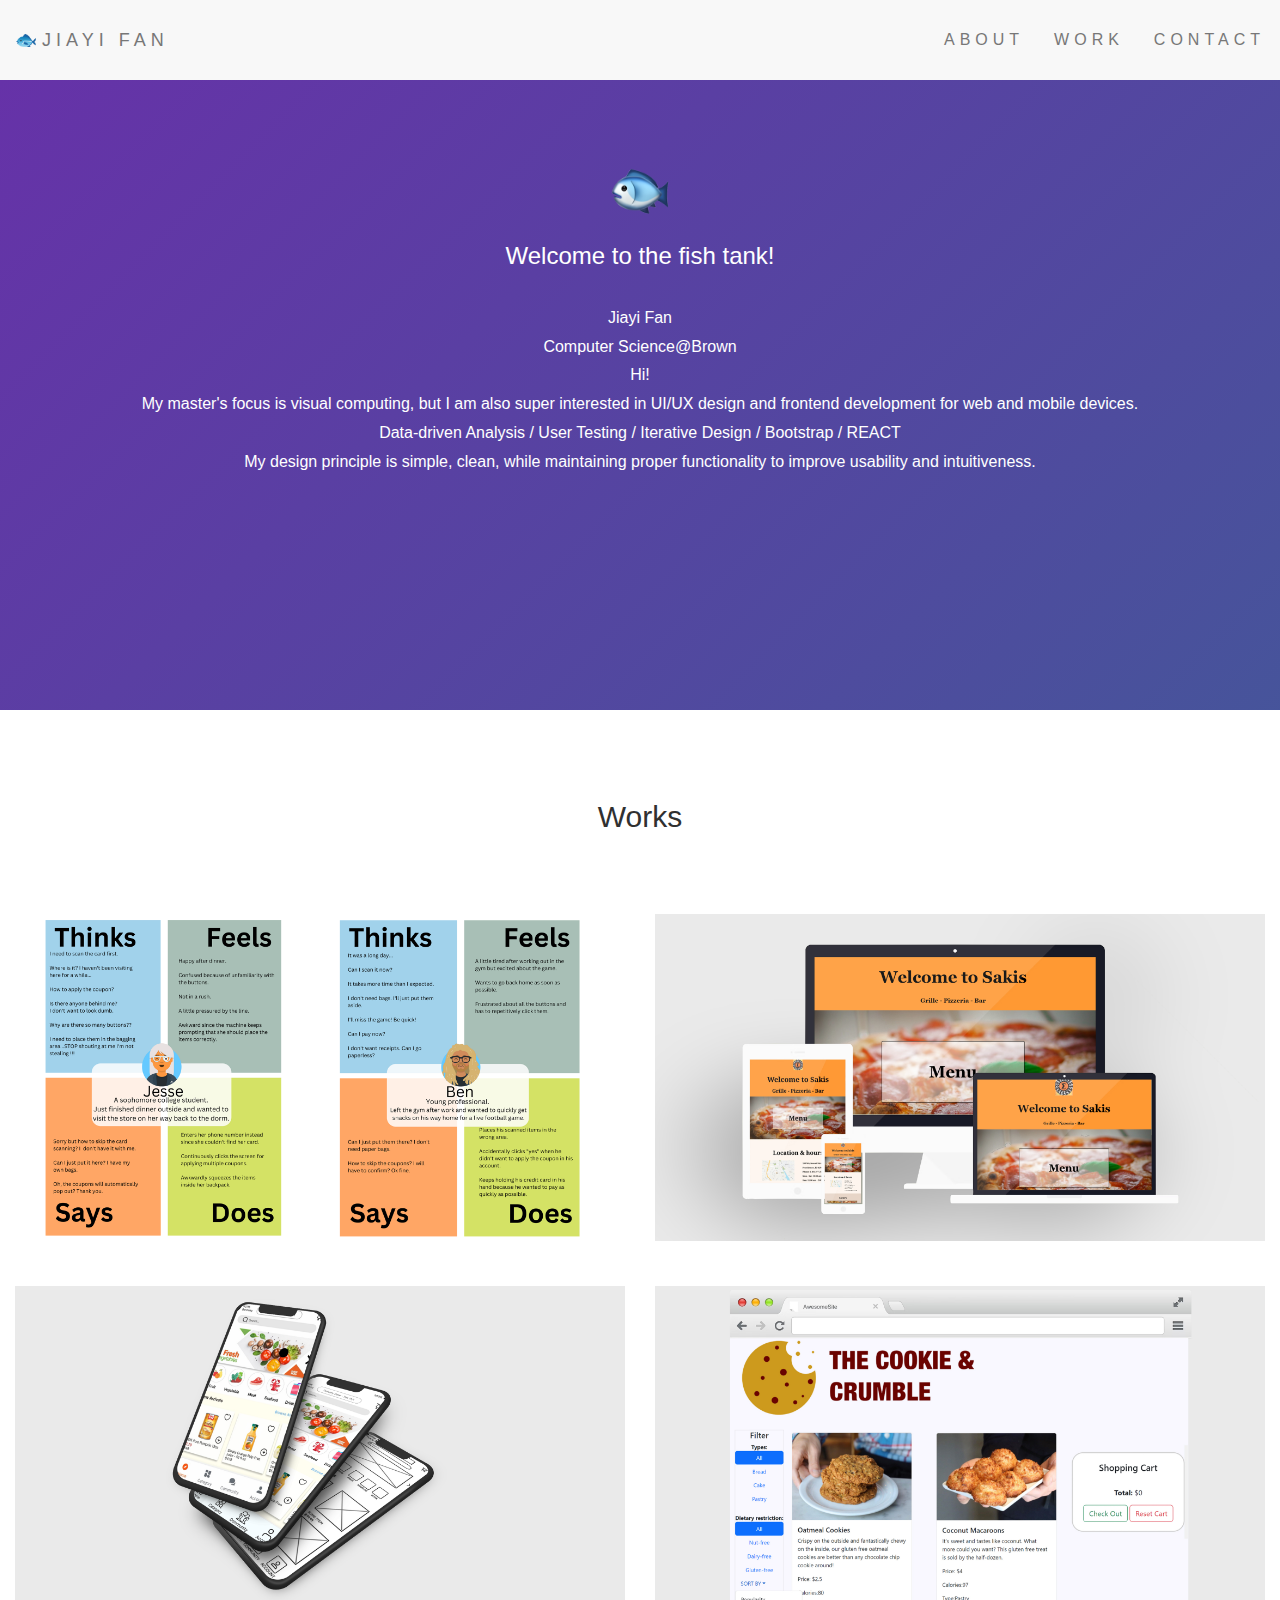
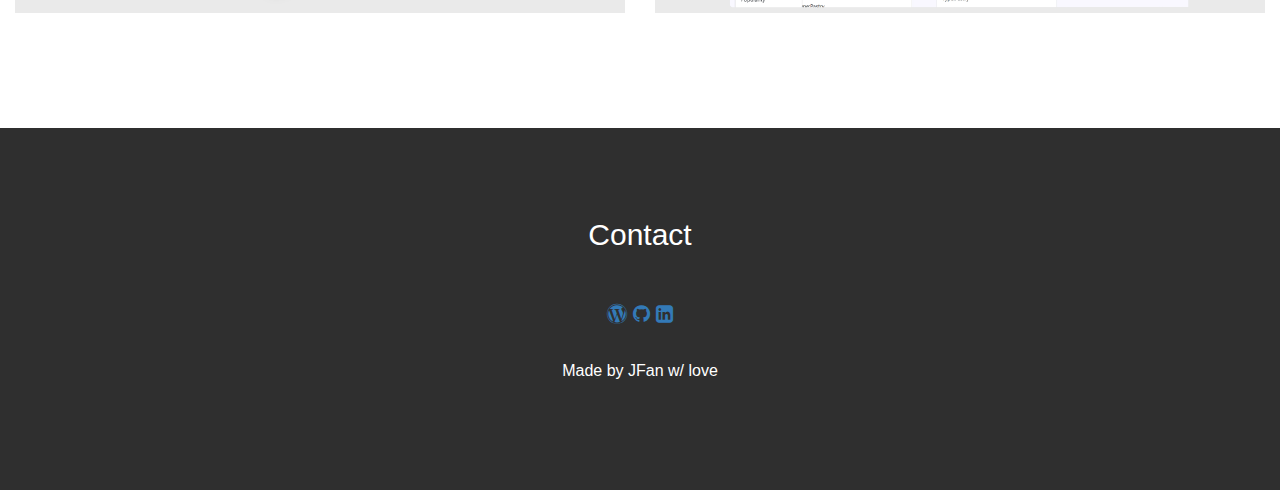
<file: index.html>
<!DOCTYPE html>
<html lang="en">

<head>
    <title>Portfolio</title>
    <meta charset="utf-8">
    <meta name="viewport" content="width=device-width, initial-scale=1">
    <link rel="stylesheet" href="https://maxcdn.bootstrapcdn.com/bootstrap/3.4.1/css/bootstrap.min.css">
    <!-- import javascript variables and functions -->
    <script src="app.js" defer></script>
    <!-- import CSS styles -->
    <link rel="stylesheet" href="styles.css" />

</head>

<body>

    <!-- Navbar -->

    <nav class="navbar navbar-default">
        <!-- <div class="container"> -->
            <div class="navbar-header">
                <button type="button" class="navbar-toggle" data-toggle="collapse" data-target="#myNavbar">
                    <span class="icon-bar"></span>
                    <span class="icon-bar"></span>
                    <span class="icon-bar"></span>
                </button>
                <a class="navbar-brand" href="index.html">🐟JIAYI FAN</a>
            </div>
            <div class="collapse navbar-collapse" id="myNavbar">
                <ul class="nav navbar-nav navbar-right">
                    <li><a href="index.html">ABOUT</a></li>
                    <li><a href="index.html#works">WORK</a></li>
                    <li><a href="index.html#contact">CONTACT</a></li>
                </ul>
            </div>
        <!-- </div> -->
    </nav>

    <!-- First Container -->
    <div class="container-fluid bg-1 text-center">
        <!-- https://alvarotrigo.com/blog/animated-backgrounds-css/ -->
        <ul class="bubble">
            <li></li>
            <li></li>
            <li></li>
            <li></li>
            <li></li>
            <li></li>
            <li></li>
            <li></li>
            <li></li>
            <li></li>

        </ul>
        <img src="images/icon.png" class="img-responsive" style="display:inline" width="5%">
        <h3>Welcome to the fish tank!</h3>
        <p>Jiayi Fan<br>
            Computer Science@Brown<br>
            Hi!<br>
            My master's focus is visual computing, but I am also super interested in UI/UX design and frontend development for web and mobile devices.<br>
            Data-driven Analysis / User Testing / Iterative Design / Bootstrap / REACT <br>
            My design principle is simple, clean, while maintaining proper functionality to improve usability and
            intuitiveness.</p>

    </div>


    <!-- Third Container (Grid) -->
    <div class="container-fluid bg-2 text-center">
        <h2 class="margin" id="works">Works</h2><br>
        <div class="row">
            <div class="col-sm-6">
                <!-- <p>Persona Analysis </p> -->
                <!-- <p>Real-life user interface analysis, user interviews, personas and storyboards </p> -->

                <div class="hoverimage">
                    <a href="personas.html">
                        <img src="images/persona.png" class="img-responsive margin" alt="Image">

                        <div class="overlay">
                            <div class="hovertext">
                                <h3>Persona Analysis</h3>
                                <p>Real-life user interface analysis, user interviews, personas and storyboards </p>

                            </div>
                        </div>
                    </a>

                </div>
            </div>

            <div class="col-sm-6">
                <!-- <p>Persona Analysis </p> -->

                <div class="hoverimage">
                    <a href="responsive.html">
                        <img src="images/responsive.png" class="img-responsive margin" alt="Image">
                        <div class="overlay">
                            <div class="hovertext">
                                <h3>Responsive Redesign</h3>
                                <p>Redesign and build a responsive website</p>

                            </div>
                        </div>
                    </a>
                </div>
            </div>
            <div class="col-sm-6">
                <!-- <p>Persona Analysis </p> -->

                <div class="hoverimage">
                    <a href="iterative.html">
                        <img src="images/iterative.png" class="img-responsive margin" alt="Image">
                        <div class="overlay">
                            <div class="hovertext">
                                <h3>Iterative Design</h3>
                                <p>App interface design and user testing</p>

                            </div>
                        </div>
                    </a>
                </div>
            </div>
            <div class="col-sm-6">
                <!-- <p>Persona Analysis </p> -->

                <div class="hoverimage">
                    <a href="react.html">

                        <img src="images/react.png" class="img-responsive margin" alt="Image">
                        <div class="overlay">
                            <div class="hovertext">
                                <h3>React Development</h3>
                                <p>REACT & bootstrap, online shopping website</p>

                            </div>
                        </div>
                    </a>
                </div>
            </div>
        </div>
    </div>
    <button onclick="topFunction()" id="toTop" title="Go to top">Top</button>
    <!-- Footer -->
    <footer class="container-fluid bg-4 text-center" id="contact">
        <h2 class="margin">Contact</h2>

        
        <!-- Add icon library -->
        <link rel="stylesheet" href="https://cdnjs.cloudflare.com/ajax/libs/font-awesome/4.7.0/css/font-awesome.min.css">
            <a class="fa fa-wordpress" href="https://theparnassus.xyz/"><i class="ri-wordpress-line"></i></a>
            <a class="fa fa-github" href="https://github.com/jfan4926/"><i class="ri-github-line"></i></a>
            <a class="fa fa-linkedin-square" href="https://www.linkedin.com/in/jiayifan26/"><i class="ri-linkedin-line"></i></a>
        <p>Made by JFan w/ love</p>
    </footer>

</body>

</html>
</file>
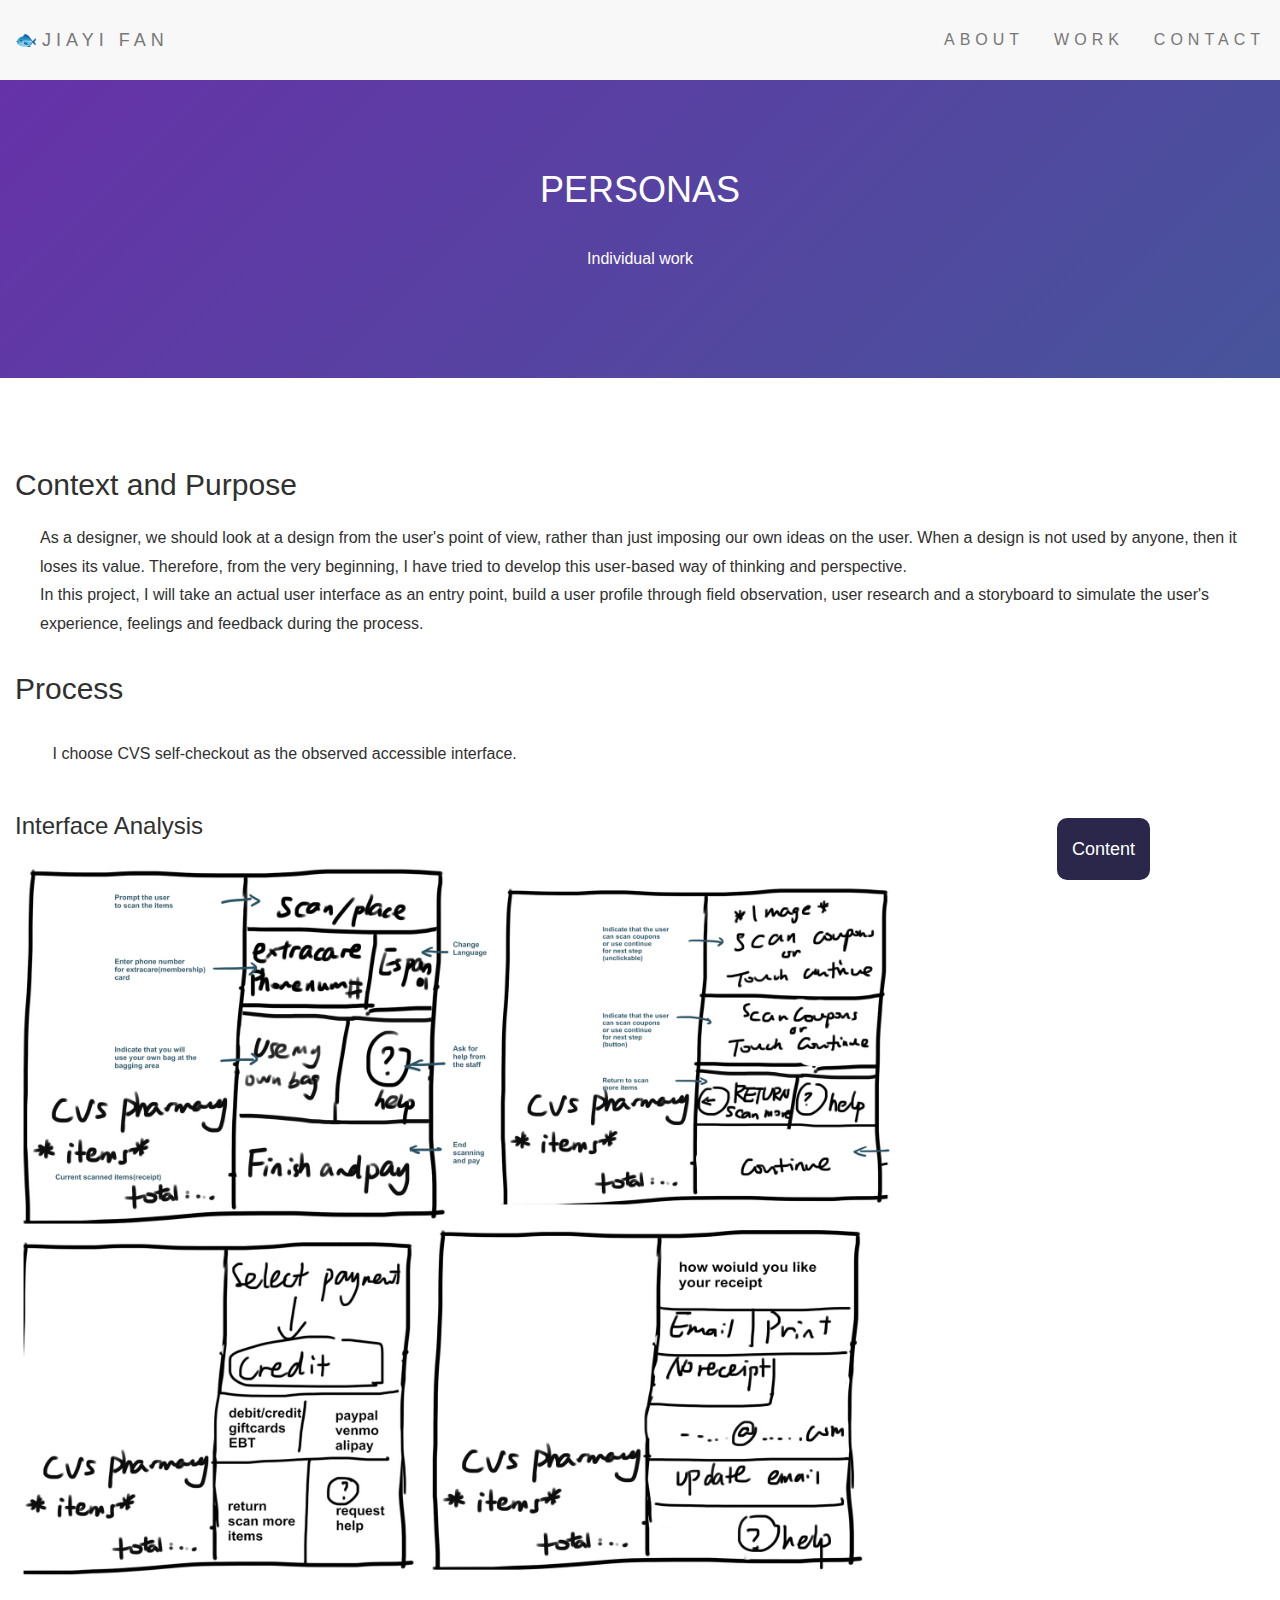
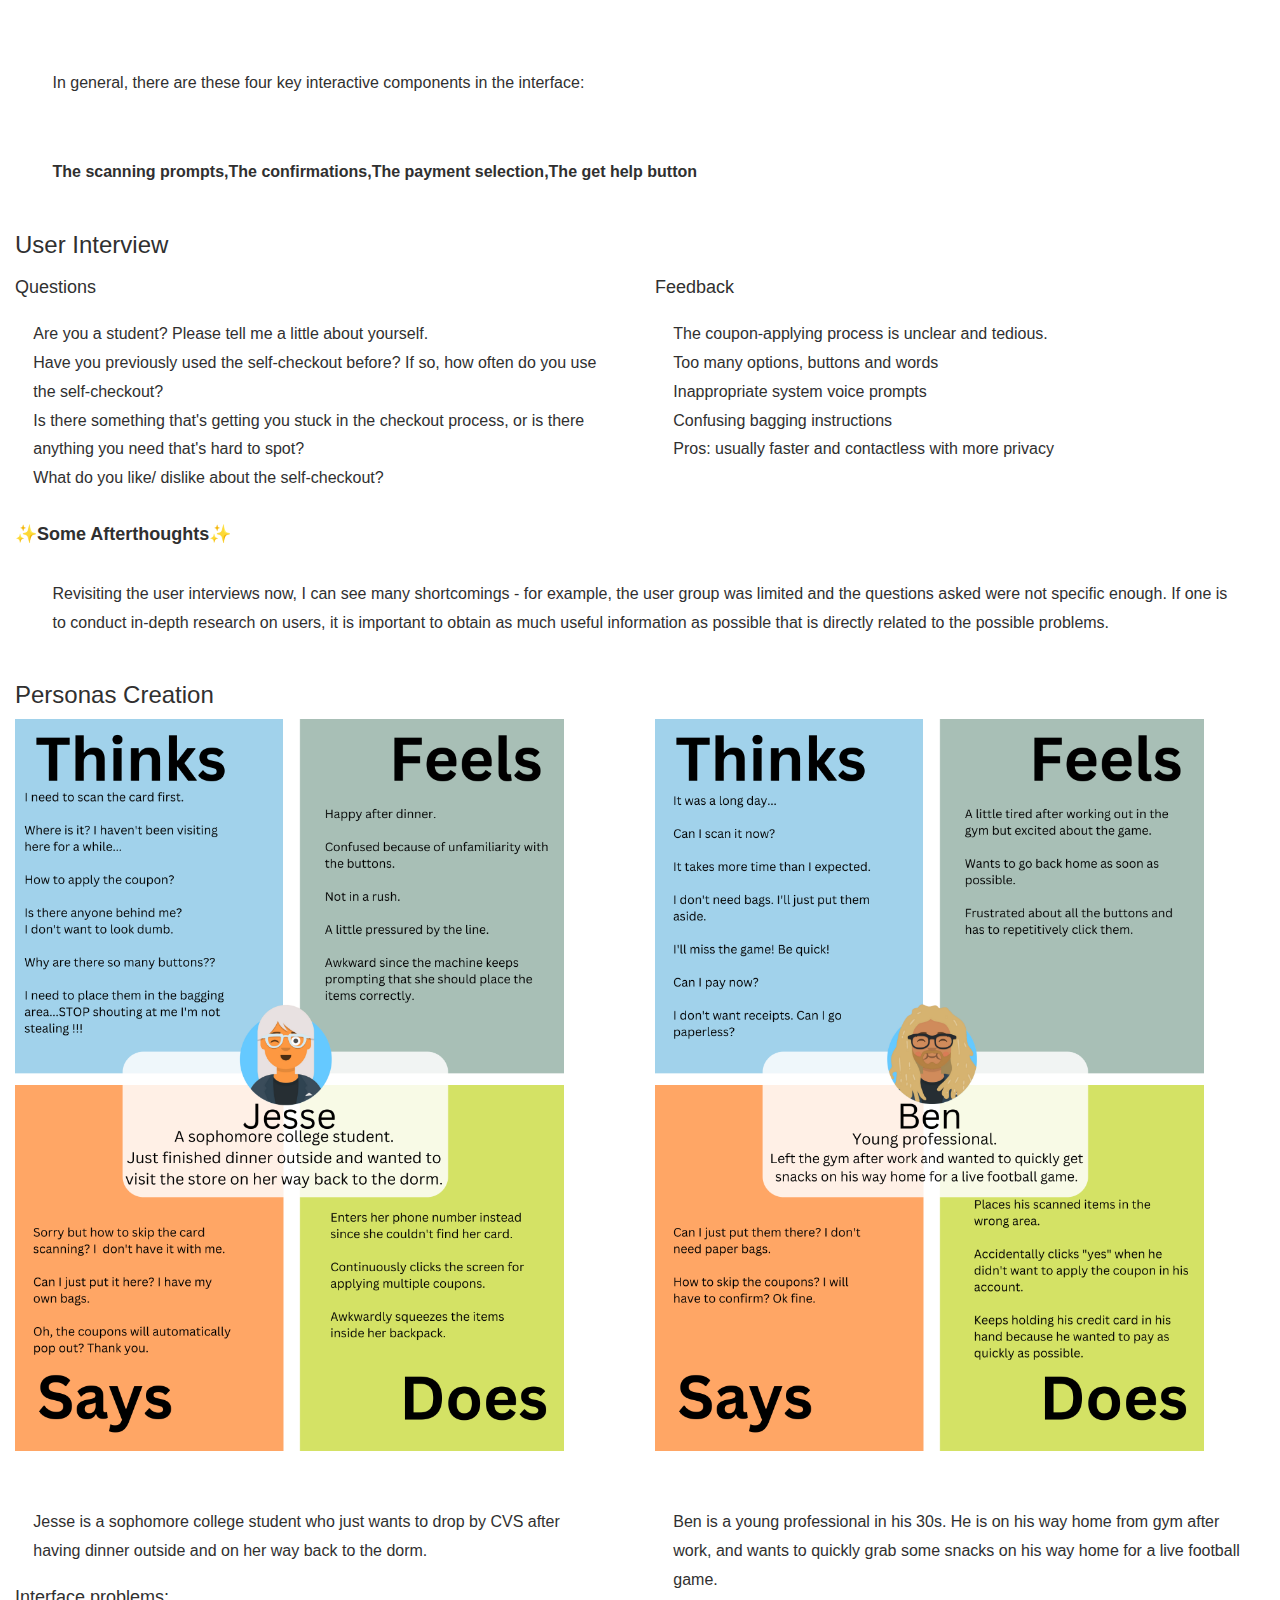
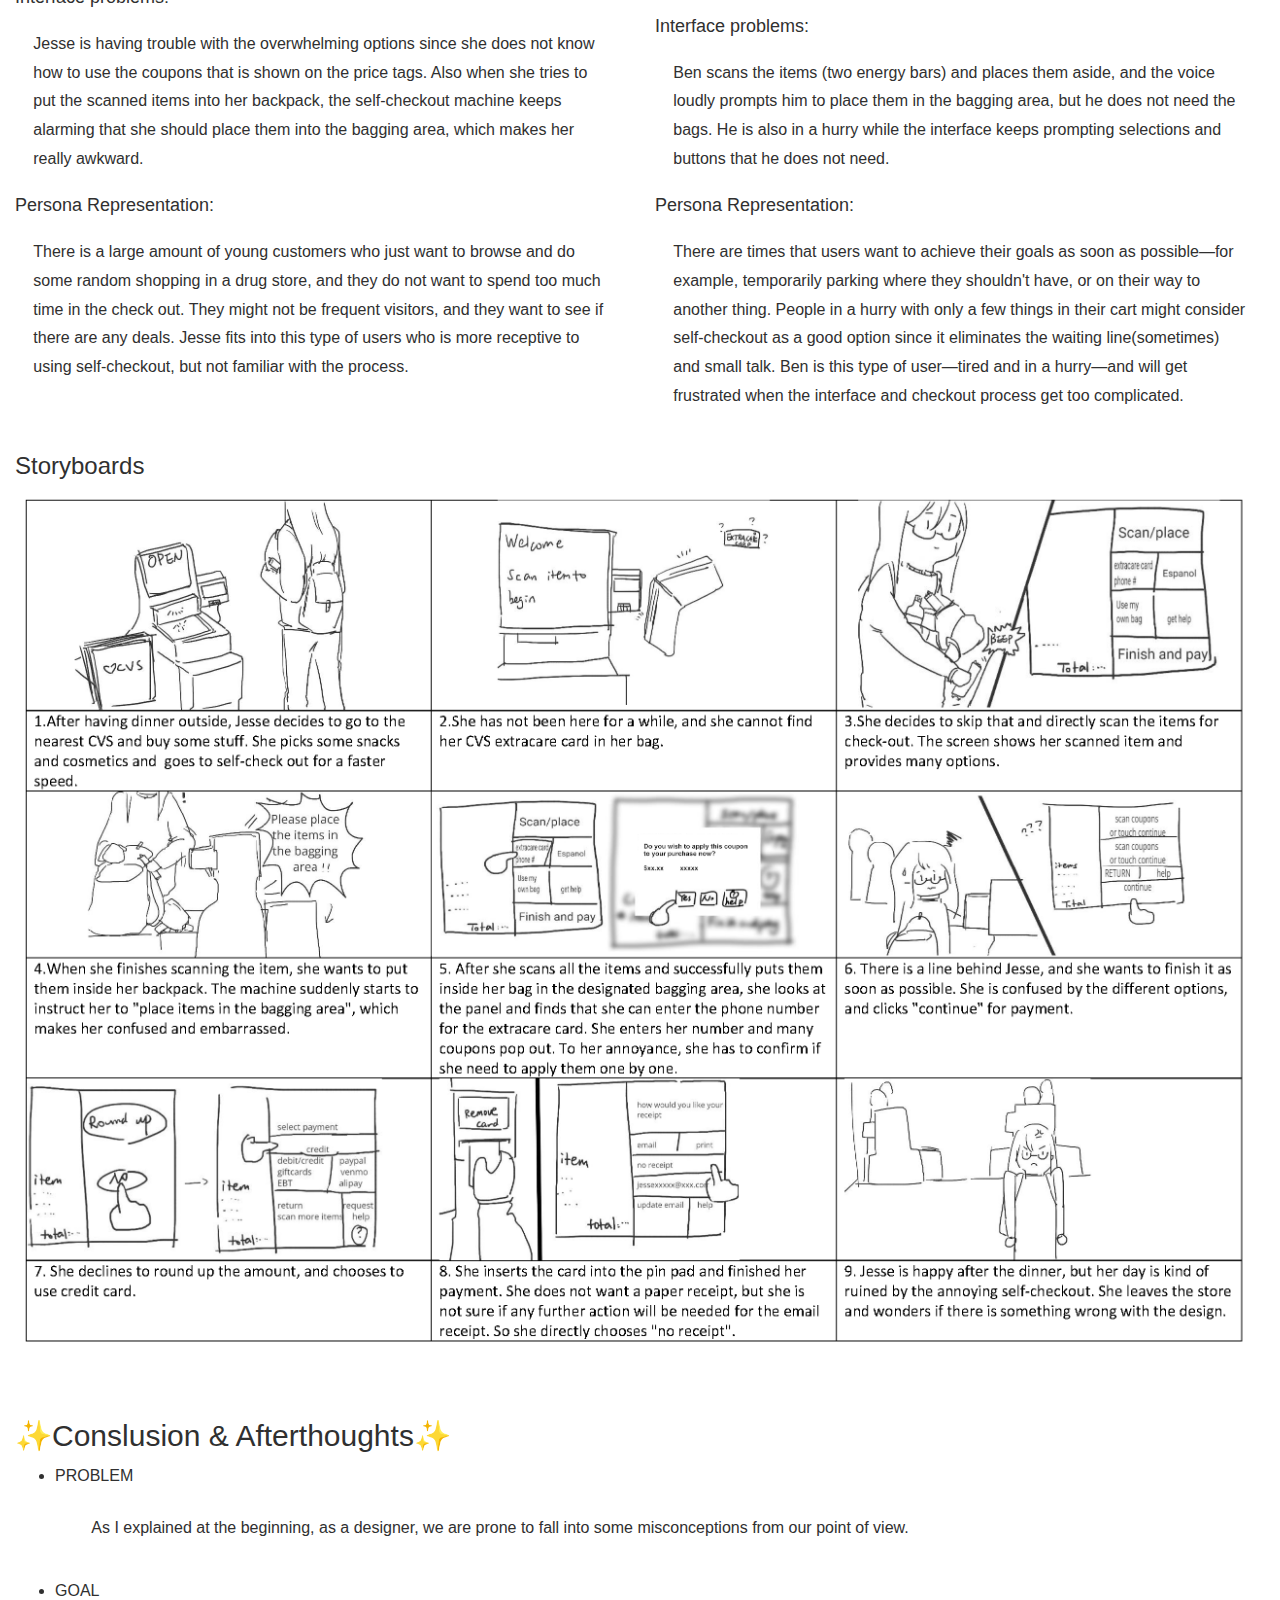
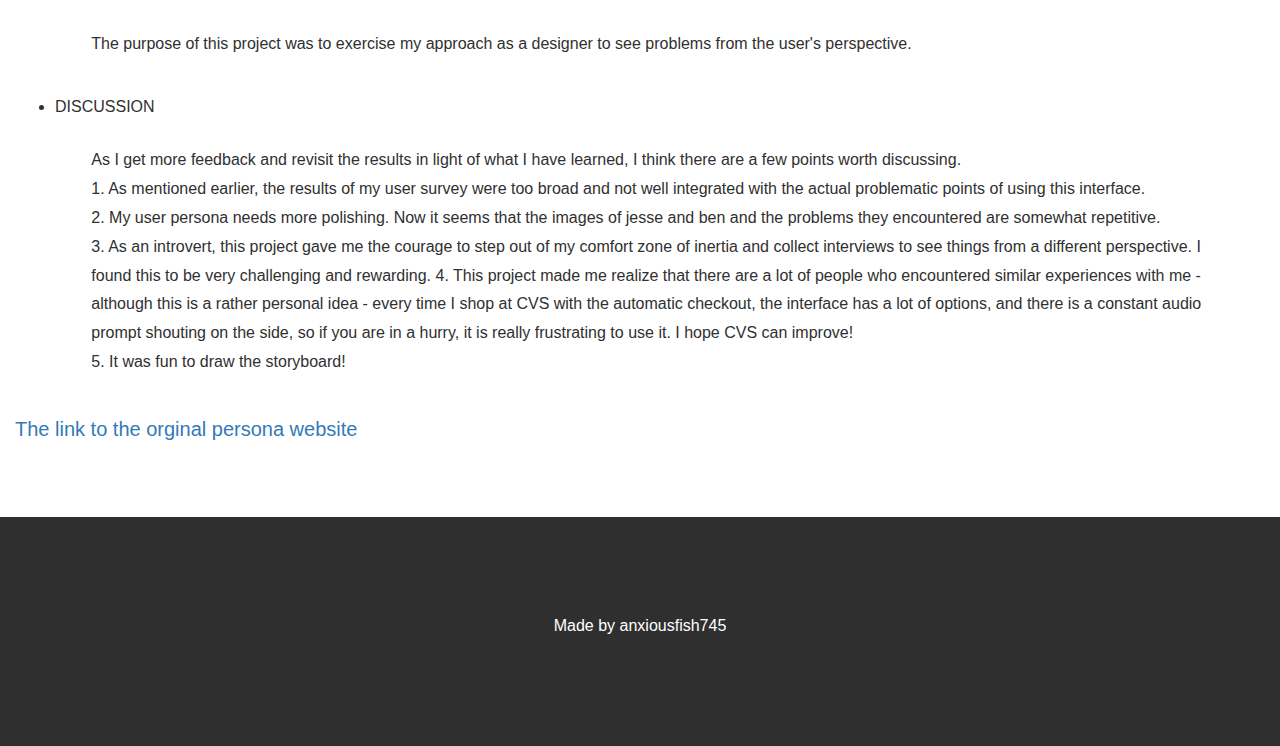
<file: personas.html>
<!DOCTYPE html>
<html lang="en">

<head>
    <title>Portfolio</title>
    <meta charset="utf-8">
    <meta name="viewport" content="width=device-width, initial-scale=1">
    <link rel="stylesheet" href="https://maxcdn.bootstrapcdn.com/bootstrap/3.4.1/css/bootstrap.min.css">
    <!-- import javascript variables and functions -->
    <script src="app.js" defer></script>
    <!-- import CSS styles -->
    <link rel="stylesheet" href="styles.css" />
</head>

<body>
    <!-- side nav -->
    <!-- https://www.w3schools.com/howto/howto_js_sidenav.asp -->

    <div id="mySidenav" class="sidenav">
        <a href="javascript:void(0)" class="closebtn" onclick="closeNav()">&times;</a>
        <b><a href="#context">Context and Purpose</a></b>
        <b><a href="#process">Process</a></b>
        <a href="#interface">1.Interface Analysis</a>
        <a href="#user">2.User Interview</a>
        <a href="#persona">3.Personas</a>
        <a href="#story">4.Storyboards</a>
        <b><a href="#conclusion">Conclusion</a></b>

    </div>
    <!-- Use any element to open the sidenav -->
    <button onclick="openNav()" id="toContent" title="Go to content">Content</button>

    <!-- Navbar -->
    <nav class="navbar navbar-default">
        <!-- <div class="container"> -->
            <div class="navbar-header">
                <button type="button" class="navbar-toggle" data-toggle="collapse" data-target="#myNavbar">
                    <span class="icon-bar"></span>
                    <span class="icon-bar"></span>
                    <span class="icon-bar"></span>
                </button>
                <a class="navbar-brand" href="index.html">🐟JIAYI FAN</a>
            </div>
            <div class="collapse navbar-collapse" id="myNavbar">
                <ul class="nav navbar-nav navbar-right">
                    <li><a href="index.html">ABOUT</a></li>
                    <li><a href="index.html#works">WORK</a></li>
                    <li><a href="index.html#contact">CONTACT</a></li>
                </ul>
            </div>
        <!-- </div> -->
    </nav>

    <div class="container-fluid bg-1 text-center" style="height: 80%;">
        <h1>PERSONAS</h1>
        <p>Individual work</p>
    </div>
    <div class="container-fluid bg-2">
        <h2 id="context">Context and Purpose</h2>
        <p style="padding: 1%">As a designer, we should look at a design from the user's point of view,
            rather than just imposing our own ideas on the user. When a design is not used by anyone,
            then it loses its value. Therefore, from the very beginning, I have tried to
            develop this user-based way of thinking and perspective. <br>In this project, I will take
            an actual user interface as an entry point, build a user profile through field observation,
            user research and a storyboard to simulate the user's experience, feelings and feedback during the process.
        </p>
        <h2 id="process">Process</h2>
        <p>I choose CVS self-checkout as the observed accessible interface.</p>
        <h3 id="interface">Interface Analysis</h3>
        <img src="images/interface.jpg" class="img-responsive margin" alt="Image" style="width: 70%">
        <p>In general, there are these four key interactive components in the interface:</p>
        <p><b>The scanning prompts,The confirmations,The payment selection,The get help button</b></p>
        <!-- <p>The confirmations</p>
        <p>The payment selection</p>
        <p>The get help button</p> -->
        <h3 id="user">User Interview</h3>
        <div class="row">
            <div class="col-sm-6">
                <h4>Questions</h4>
                <p>Are you a student? Please tell me a little about yourself.<br>
                    Have you previously used the self-checkout before? If so, how often do you use the
                    self-checkout?<br>
                    Is there something that's getting you stuck in the checkout process, or is there anything you need
                    that's hard to spot?<br>
                    What do you like/ dislike about the self-checkout?</p>
            </div>
            <div class="col-sm-6">
                <h4>Feedback</h4>
                <p>The coupon-applying process is unclear and tedious.<br>
                    Too many options, buttons and words<br>
                    Inappropriate system voice prompts<br>
                    Confusing bagging instructions<br>
                    Pros: usually faster and contactless with more privacy</p>
            </div>
        </div>
        <h4><b>✨Some Afterthoughts✨</b></h4>
        <p>Revisiting the user interviews now, I can see many shortcomings - for example,
            the user group was limited and the questions asked were not specific enough.
            If one is to conduct in-depth research on users, it is important to obtain as much
            useful information as possible that is directly related to the possible problems.</p>
        <h3 id="persona">Personas Creation</h3>
        <div class="row">
            <div class="col-sm-6">
                <img src="images/p1.png" class="img-responsive margin" alt="Image" style="width: 90%">
                <p>Jesse is a sophomore college student who just wants to drop by CVS after having dinner outside and on
                    her way back to the dorm.</p>
                <h4>Interface problems:</h4>
                <p>Jesse is having trouble with the overwhelming options since she does not know how to use the coupons
                    that is shown on the price tags. Also when she tries to put the scanned items into her backpack,
                    the self-checkout machine keeps alarming that she should place them into the bagging area,
                    which makes her really awkward.
                </p>
                <h4>Persona Representation:</h4>
                <p>
                    There is a large amount of young customers who just want to browse and do
                    some random shopping in a drug store, and they do not want to spend too much
                    time in the check out. They might not be frequent visitors, and they want to see
                    if there are any deals. Jesse fits into this type of users who is more receptive to using
                    self-checkout, but not familiar with the process.</p>
            </div>
            <div class="col-sm-6">
                <img src="images/p2.png" class="img-responsive margin" alt="Image" style="width: 90%">
                <p>Ben is a young professional in his 30s. He is on his way home from gym after work, and wants to
                    quickly grab some snacks on his way home for a live football game.</p>
                <h4>Interface problems:</h4>
                <p>Ben scans the items (two energy bars) and places them aside, and the voice
                    loudly prompts him to place them in the bagging area, but he does not
                    need the bags. He is also in a hurry while the interface keeps prompting
                    selections and buttons that he does not need.
                </p>
                <h4>Persona Representation:</h4>
                <p>
                    There are times that users want to achieve their goals as soon as possible—for example,
                    temporarily parking where they shouldn't have, or on their way to another thing. People in a
                    hurry with only a few things in their cart might consider self-checkout as a good option since it
                    eliminates the waiting line(sometimes) and small talk. Ben is this type of user—tired and in a
                    hurry—and will get frustrated when the interface and checkout process get too complicated.</p>
            </div>
        </div>
        <h3 id="story">Storyboards</h3>
        <img src="images/storyboradjesse.png" class="img-responsive margin" alt="Image" style="width: 100%">
        <h2 id="conclusion">✨Conslusion & Afterthoughts✨</h2>
        <ul>
            <li>PROBLEM</li>
            <p> As I explained at the beginning, as a designer, we are prone to fall into some misconceptions from our
                point of view.</p>
            <li>GOAL</li>
            <P>The purpose of this project was to exercise my approach as a designer to see problems from the user's
                perspective. </P>
            <li>DISCUSSION</li>
            <p>As I get more feedback and revisit the results in light of what I have learned, I think there are a few
                points worth discussing.<br>
                1. As mentioned earlier, the results of my user survey were too broad and not well integrated with the
                actual problematic points of using this interface.<br>
                2. My user persona needs more polishing. Now it seems that the images of jesse and ben and the problems
                they encountered are somewhat repetitive.<br>
                3. As an introvert, this project gave me the courage to step out of my comfort zone of inertia and
                collect interviews to see things from a different perspective.
                I found this to be very challenging and rewarding.
                4. This project made me realize that there are a lot of people who encountered similar experiences with
                me - although this is a rather
                personal idea - every time I shop at CVS with the automatic checkout, the interface has a lot of
                options, and there is a constant audio prompt shouting on the side,
                so if you are in a hurry, it is really frustrating to use it. I hope CVS can improve!<br>
                5. It was fun to draw the storyboard!</p>
        </ul>


        <a href="https://anxiousfish745.github.io/personas/">The link to the orginal persona website</a>

    </div>

    <button onclick="topFunction()" id="toTop" title="Go to top">Top</button>
    <!-- Footer -->
    <footer class="container-fluid bg-4 text-center">
        <p>Made by anxiousfish745</p>
    </footer>

</body>

</html>
</file>
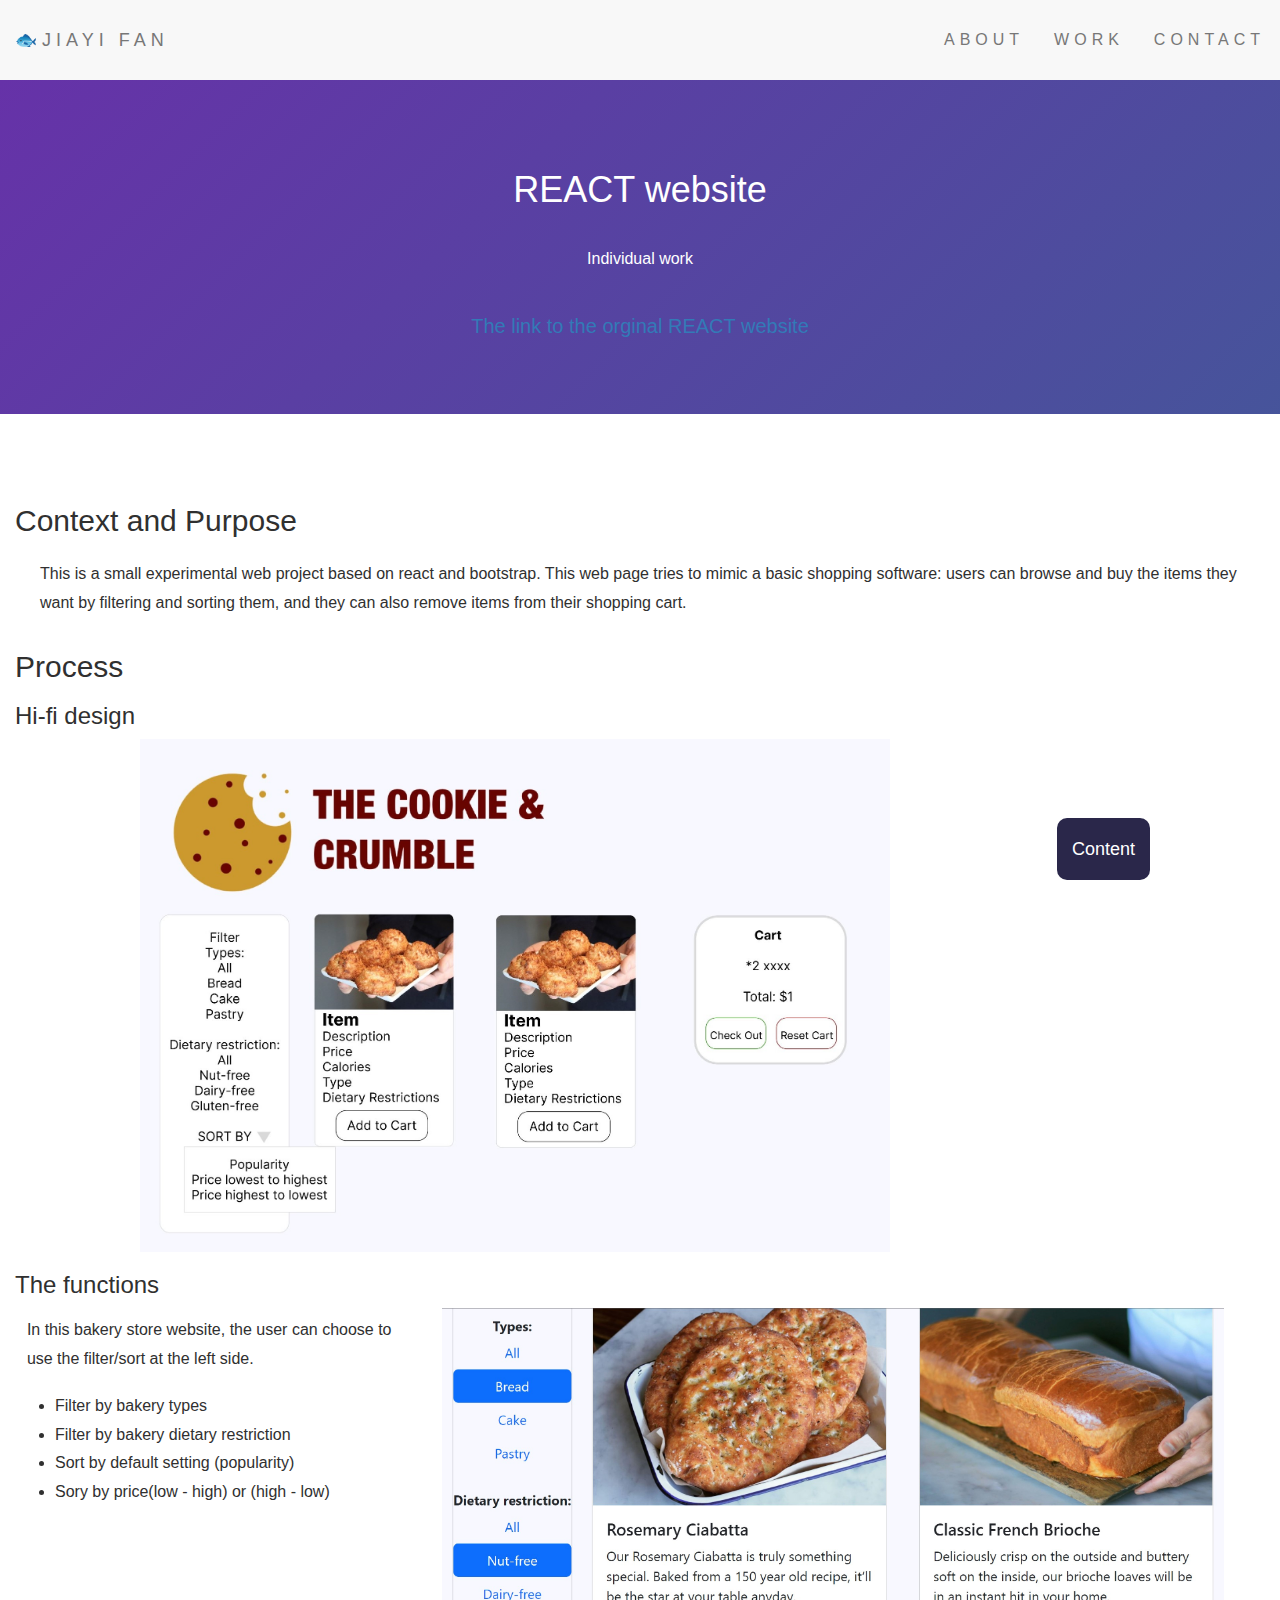
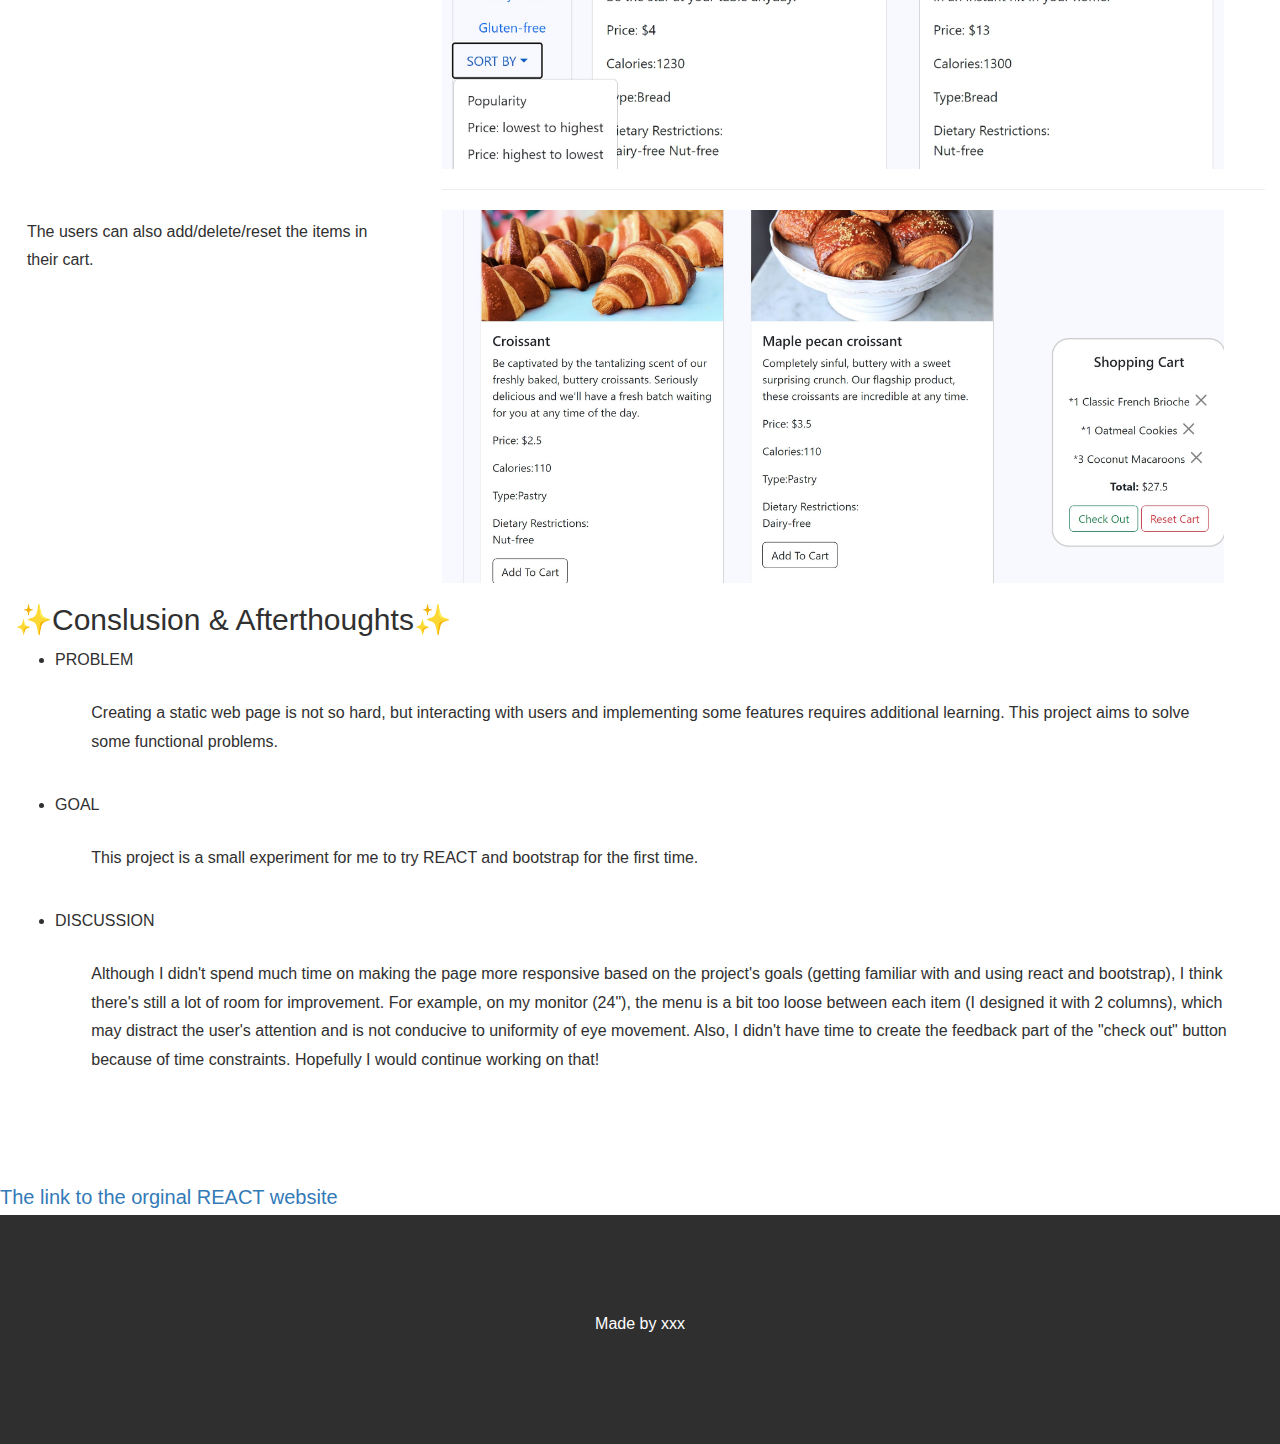
<file: react.html>
<!DOCTYPE html>
<html lang="en">

<head>
    <title>Portfolio</title>
    <meta charset="utf-8">
    <meta name="viewport" content="width=device-width, initial-scale=1">
    <link rel="stylesheet" href="https://maxcdn.bootstrapcdn.com/bootstrap/3.4.1/css/bootstrap.min.css">
    <!-- import javascript variables and functions -->
    <script src="app.js" defer></script>
    <!-- import CSS styles -->
    <link rel="stylesheet" href="styles.css" />
</head>

<body>
    <!-- side nav -->
    <!-- https://www.w3schools.com/howto/howto_js_sidenav.asp -->

    <div id="mySidenav" class="sidenav">
        <a href="javascript:void(0)" class="closebtn" onclick="closeNav()">&times;</a>
        <b><a href="#context">Context and Purpose</a></b>
        <b><a href="#process">Process</a></b>
        <a href="#hifi">1.Hi-fi design</a>
        <a href="#functions">2.The functions</a>
        <b><a href="#conclusion">Conclusion</a></b>

    </div>
    <!-- Use any element to open the sidenav -->
    <button onclick="openNav()" id="toContent" title="Go to content">Content</button>
    <!-- Navbar -->
    <nav class="navbar navbar-default">
        <!-- <div class="container"> -->
            <div class="navbar-header">
                <button type="button" class="navbar-toggle" data-toggle="collapse" data-target="#myNavbar">
                    <span class="icon-bar"></span>
                    <span class="icon-bar"></span>
                    <span class="icon-bar"></span>
                </button>
                <a class="navbar-brand" href="index.html">🐟JIAYI FAN</a>
            </div>
            <div class="collapse navbar-collapse" id="myNavbar">
                <ul class="nav navbar-nav navbar-right">
                    <li><a href="index.html">ABOUT</a></li>
                    <li><a href="index.html#works">WORK</a></li>
                    <li><a href="index.html#contact">CONTACT</a></li>
                </ul>
            </div>
        <!-- </div> -->
    </nav>

    <div class="container-fluid bg-1 text-center" style="height: 80%;">
        <h1>REACT website</h1>
        <p>Individual work</p>

        <a href="https://anxiousfish745.github.io/react/">The link to the orginal REACT website</a>

    </div>
    <div class="container-fluid bg-2">
        <h2 id="context">Context and Purpose</h2>
        <p style="padding: 1%">This is a small experimental web project based on react and
            bootstrap. This web page tries to mimic a basic shopping software:
            users can browse and buy the items they want by filtering and sorting them,
            and they can also remove items from their shopping cart.</p>
        <h2 id="process">Process</h2>
        <h3 id="hifi">Hi-fi design</h3>
        <img src="images/reacthifi.jpg" class="image" alt="react hifi" style="margin-left: 10%; width: 60%;">
        <h3 id="functions">The functions</h3>
        <div class="row">
            <div class="col-sm-4">
                <p>In this bakery store website, the user can choose to use the filter/sort at the left side.</p>
                <ul>
                    <li>Filter by bakery types</li>
                    <li>Filter by bakery dietary restriction</li>
                    <li>Sort by default setting (popularity)</li>
                    <li>Sory by price(low - high) or (high - low)</li>
                </ul>

            </div>
            <div class="col-sm-8">
                <img src="images/react1.jpg" width="95%">
                <hr>
            </div>
        </div>

        <div class="row">
            <div class="col-sm-4">
                <p>The users can also add/delete/reset the items in their cart.</p>
            </div>
            <div class="col-sm-8">
                <img src="images/react2.jpg" width="95%">

            </div>
        </div>


        <h2 id="conclusion">✨Conslusion & Afterthoughts✨</h2>
        <ul>
            <li>PROBLEM</li>
            <p> Creating a static web page is not so hard,
                but interacting with users and implementing some features requires additional learning. This project
                aims to solve some functional problems.</p>
            <li>GOAL</li>
            <P>This project is a small experiment for me to try REACT and bootstrap for the first time.</P>
            <li>DISCUSSION</li>
            <p>Although I didn't spend much time on making the page more responsive based on the
                project's goals (getting familiar with and using react and bootstrap), I think there's
                still a lot of room for improvement. For example, on my monitor (24"), the menu is a
                bit too loose between each item (I designed it with 2 columns), which may distract the
                user's attention and is not conducive to uniformity of eye movement. Also, I didn't have
                time to create the feedback part of the "check out" button because of time constraints.
                Hopefully I would continue working on that!</p>
        </ul>



    </div>
    <a href="https://anxiousfish745.github.io/react/">The link to the orginal REACT website</a>


    <button onclick="topFunction()" id="toTop" title="Go to top">Top</button>
    <!-- Footer -->
    <footer class="container-fluid bg-4 text-center">
        <p>Made by xxx</p>
    </footer>

</body>

</html>
</file>
<file: styles.css>
body {
    font: 20px Montserrat, sans-serif;
    line-height: 1.8;
    color: #f5f6f7;
    /* background-image: url("background.jpg"); */
}

p {
    font-size: 16px;
    padding: 2%;
    margin-left:1%;
    margin-right: 1%;
    /* margin:2%; */
}
li{
    font-size:16px
}
.margin {
    margin-bottom: 45px;
}

.bg-1 {
    /* background-color: #424874;
    /* Green */
    color: #ffffff; 
    
      background: linear-gradient(-45deg, #2a274a, #178787, #6632a8);
      background-size: 500% 500%;
      animation: gradient 15s ease infinite;
      height: 70vh;
    }
    
    @keyframes gradient {
      0% {
        background-position: 0% 50%;
      }
      50% {
        background-position: 100% 50%;
      }
      100% {
        background-position: 0% 50%;
      }
    
    
}

.bg-2 {
    background-color: #ffffff;
    /* White */
    color: #303030;
}

.bg-4 {
    background-color: #2f2f2f;
    /* Black Gray */
    color: #fff;
}

.container-fluid {
    padding-top: 70px;
    padding-bottom: 70px;
}

.navbar {
    padding-top: 15px;
    padding-bottom: 15px;
    border: 0;
    border-radius: 0;
    margin-bottom: 0;
    font-size: 20px;
    letter-spacing: 5px;
}

.navbar-nav li a:hover {
    color: #f2c57c !important;
}

.overlay {
    position: absolute;
    top: 0;
    bottom: 0;
    left: 0;
    right: 0;
    height: 100%;
    width: 100%;
    opacity: 0;
    transition: .5s ease;
    background-color: rgba(0,0,0,70%);
}

.image {
    display: block;
    width: 100%;
    height: auto;
}

.hoverimage {
    position: relative;
    width: 100%;

}

.hoverimage:hover .overlay {
    opacity: 0.95;
}

.hovertext {
    color: white;
    font-size: 20px;
    position: absolute;
    top: 50%;
    left: 50%;
    -webkit-transform: translate(-50%, -50%);
    -ms-transform: translate(-50%, -50%);
    transform: translate(-50%, -50%);
    text-align: center;
}

#toTop {
    display: none; /* Hidden by default */
    position: fixed; /* Fixed/sticky position */
    bottom: 20px; /* Place the button at the bottom of the page */
    right: 30px; /* Place the button 30px from the right */
    z-index: 99; /* Make sure it does not overlap */
    border: none; /* Remove borders */
    outline: none; /* Remove outline */
    background-color: #2a274a; /* Set a background color */
    color: white; /* Text color */
    cursor: pointer; /* Add a mouse pointer on hover */
    padding: 15px; /* Some padding */
    border-radius: 10px; /* Rounded corners */
    font-size: 18px; /* Increase font size */
  }
  
  #toTop:hover {
    background-color: #f2c57c; /* Add a dark-grey background on hover */
  }

  #toContent {
    display: fixed; /* Hidden by default */
    position: fixed; /* Fixed/sticky position */
    bottom: 20px; /* Place the button at the bottom of the page */
    right: 130px; /* Place the button 30px from the right */
    z-index: 99; /* Make sure it does not overlap */
    border: none; /* Remove borders */
    outline: none; /* Remove outline */
    background-color: #2a274a; /* Set a background color */
    color: white; /* Text color */
    cursor: pointer; /* Add a mouse pointer on hover */
    padding: 15px; /* Some padding */
    border-radius: 10px; /* Rounded corners */
    font-size: 18px; /* Increase font size */
  }
  
  #toContent:hover {
    background-color: #f2c57c; /* Add a dark-grey background on hover */
  }

  /* for model image */
  /* https://www.w3schools.com/howto/howto_css_modal_images.asp */
  /* Style the Image Used to Trigger the Modal */
#myImg {
    border-radius: 5px;
    cursor: pointer;
    transition: 0.3s;
  }
  
  #myImg:hover {opacity: 0.7;}
  
  /* The Modal (background) */
  .modal {
    display: none; /* Hidden by default */
    position: fixed; /* Stay in place */
    z-index: 1; /* Sit on top */
    padding-top: 100px; /* Location of the box */
    left: 0;
    top: 0;
    width: 100%; /* Full width */
    height: 100%; /* Full height */
    overflow: auto; /* Enable scroll if needed */
    background-color: rgb(0,0,0); /* Fallback color */
    background-color: rgba(0,0,0,0.9); /* Black w/ opacity */
  }
  
  /* Modal Content (Image) */
  .modal-content {
    margin: auto;
    display: block;
    width: 80%;
    max-width: 700px;
  }
  
  /* Caption of Modal Image (Image Text) - Same Width as the Image */
  #caption {
    margin: auto;
    display: block;
    width: 80%;
    max-width: 700px;
    text-align: center;
    color: #ccc;
    padding: 10px 0;
    height: 150px;
  }
  
  /* Add Animation - Zoom in the Modal */
  .modal-content, #caption {
    animation-name: zoom;
    animation-duration: 0.6s;
  }
  
  @keyframes zoom {
    from {transform:scale(0)}
    to {transform:scale(1)}
  }
  
  /* The Close Button */
  .close {
    position: absolute;
    top: 15px;
    right: 35px;
    color: #f1f1f1;
    font-size: 40px;
    font-weight: bold;
    transition: 0.3s;
  }
  
  .close:hover,
  .close:focus {
    color: #bbb;
    text-decoration: none;
    cursor: pointer;
  }
  
  /* 100% Image Width on Smaller Screens */
  @media only screen and (max-width: 700px){
    .modal-content {
      width: 100%;
    }
  }
  /* for model image */

  html{
    scroll-behavior: smooth;;
  }

  /* The side navigation menu */
/* https://www.w3schools.com/howto/howto_js_sidenav.asp */

.sidenav {
  height: 100%; /* 100% Full-height */
  width: 0; /* 0 width - change this with JavaScript */
  position: fixed; /* Stay in place */
  z-index: 1; /* Stay on top */
  top: 0; /* Stay at the top */
  right: 0;
  background-color: #111; /* Black*/
  overflow-x: hidden; /* Disable horizontal scroll */
  padding-top: 60px; /* Place content 60px from the top */
  transition: 0.5s; /* 0.5 second transition effect to slide in the sidenav */
}

/* The navigation menu links */
.sidenav a {
  padding: 8px 8px 8px 32px;
  text-decoration: none;
  font-size: 18px;
  color: #818181;
  display: block;
  transition: 0.3s;
}

/* When you mouse over the navigation links, change their color */
.sidenav a:hover {
  color: #f1f1f1;
}

/* Position and style the close button (top right corner) */
.sidenav .closebtn {
  position: absolute;
  top: 0;
  right: 25px;
  font-size: 36px;
  margin-left: 50px;
}

/* Style page content - use this if you want to push the page content to the right when you open the side navigation */
#main {
  transition: margin-left .5s;
  padding: 20px;
}

/* On smaller screens, where height is less than 450px, change the style of the sidenav (less padding and a smaller font size) */
@media screen and (max-height: 450px) {
  .sidenav {padding-top: 15px;}
  .sidenav a {font-size: 18px;}
}


/* Animation: https://alvarotrigo.com/blog/animated-backgrounds-css/ */
/* https://codepen.io/P1N2O/pen/pyBNzX */
/* .bubble{
  position: absolute;
  top: 0;
  left: 0;
  width: 100%;
  height: 100%;
  overflow: hidden;
} */

.bubble li{
  position: absolute;
  display: block;
  list-style: none;
  width: 20px;
  height: 20px;
  border-radius: 50%;
  background: rgba(255, 255, 255, 0.2);
  animation: animate 25s linear infinite;
  bottom: -150px;
  
}

.bubble li:nth-child(1){
  left: 25%;
  width: 80px;
  height: 80px;
  border-radius: 50%;
  animation-delay: 0s;
}


.bubble li:nth-child(2){
  left: 10%;
  width: 20px;
  height: 20px;
  border-radius: 50%;
  animation-delay: 2s;
  animation-duration: 12s;
}

.bubble li:nth-child(3){
  left: 70%;
  width: 20px;
  height: 20px;
  border-radius: 50%;
  animation-delay: 4s;
}

.bubble li:nth-child(4){
  left: 40%;
  width: 60px;
  height: 60px;
  border-radius: 50%;
  animation-delay: 0s;
  animation-duration: 18s;
}

.bubble li:nth-child(5){
  left: 65%;
  width: 20px;
  height: 20px;
  border-radius: 50%;
  animation-delay: 0s;
}

.bubble li:nth-child(6){
  left: 75%;
  width: 110px;
  height: 110px;
  border-radius: 50%;
  animation-delay: 3s;
}

.bubble li:nth-child(7){
  left: 35%;
  width: 150px;
  height: 150px;
  border-radius: 50%;
  animation-delay: 7s;
}

.bubble li:nth-child(8){
  left: 50%;
  width: 25px;
  height: 25px;
  border-radius: 50%;
  animation-delay: 15s;
  animation-duration: 45s;
}

.bubble li:nth-child(9){
  left: 20%;
  width: 15px;
  height: 15px;
  border-radius: 50%;
  animation-delay: 2s;
  animation-duration: 35s;
}

.bubble li:nth-child(10){
  left: 85%;
  width: 150px;
  height: 150px;
  border-radius: 50%;
  animation-delay: 0s;
  animation-duration: 11s;
}



@keyframes animate {

  0%{
      transform: translateY(0) rotate(0deg);
      opacity: 1;
      border-radius:20%;
  }

  100%{
      transform: translateY(-1000px) rotate(720deg);
      opacity: 0;
      border-radius: 100%;
  }

}
</file>
